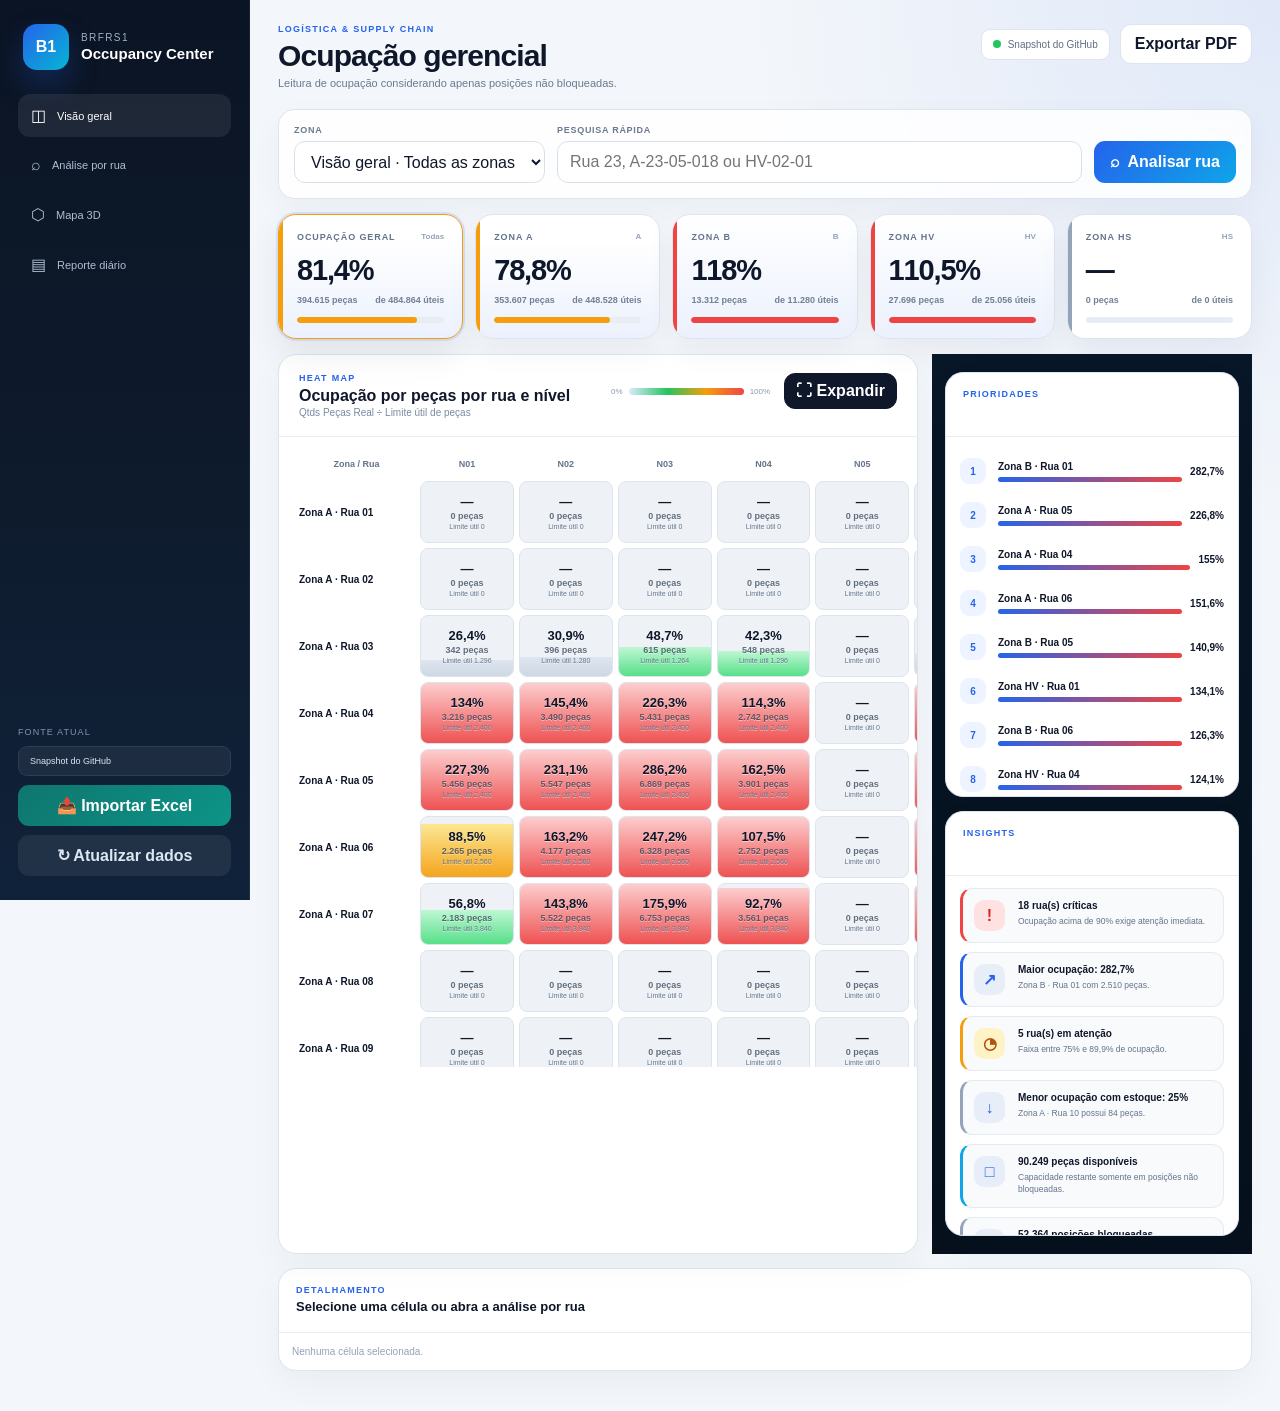
<file: heatmap.html>
<!doctype html>
<html lang="pt-BR">
<head>
  <meta charset="utf-8">
  <meta name="viewport" content="width=device-width,initial-scale=1">
  <title>BRFRS1 Occupancy Center</title>
  <link rel="stylesheet" href="css/styles.css?v=20260725-1">
  <style>#excelDialog{display:none}#excelDialog[open]{display:block}.hidden{display:none!important}</style>
</head>
<body class="modern-dashboard">
  <div id="toast" class="toast"></div>

  <aside class="modern-sidebar">
    <div class="brand-block">
      <div class="brand-mark">B1</div>
      <div>
        <span>BRFRS1</span>
        <strong>Occupancy Center</strong>
      </div>
    </div>

    <nav class="sidebar-nav">
      <button class="nav-item active" data-section="overview">
        <span>◫</span>
        Visão geral
      </button>
      <button class="nav-item" id="openRoadExplorerNav">
        <span>⌕</span>
        Análise por rua
      </button>
      <a class="nav-item" href="3d.html">
        <span>⬡</span>
        Mapa 3D
      </a>
      <a class="nav-item" href="report.html"><span>▤</span>Reporte diário</a>
    </nav>

    <div class="sidebar-status">
      <small>Fonte atual</small>
      <div id="sourceBadge" class="source-badge">Verificando...</div>
      <button id="importExcelBtn" class="sidebar-action">📤 Importar Excel</button>
      <button id="refreshBtn" class="sidebar-action ghost">↻ Atualizar dados</button>
    </div>
  </aside>

  <main class="modern-main">
    <header class="modern-topbar">
      <div>
        <span class="eyebrow">LOGÍSTICA & SUPPLY CHAIN</span>
        <h1>Ocupação gerencial</h1>
        <p>Leitura de ocupação considerando apenas posições não bloqueadas.</p>
      </div>

      <div class="topbar-actions">
        <div id="status" class="status loading"><i></i>Carregando</div>
        <button id="exportBtn" class="topbar-btn">Exportar PDF</button>
      </div>
    </header>

    <section class="filter-command">
      <div class="filter-group">
        <label for="zoneSelect">Zona</label>
        <select id="zoneSelect"></select>
      </div>
      <div class="filter-group grow">
        <label for="searchInput">Pesquisa rápida</label>
        <input id="searchInput" placeholder="Rua 23, A-23-05-018 ou HV-02-01">
      </div>
      <button id="openRoadExplorerBtn" class="road-explorer-cta">
        <span>⌕</span>
        Analisar rua
      </button>
    </section>

    <section id="kpis" class="modern-kpis"></section>

    <section class="dashboard-grid">
      <article id="heatCard" class="modern-card heat-card-modern">
        <div class="modern-card-header">
          <div>
            <span class="card-kicker">HEAT MAP</span>
            <h2>Ocupação por peças por rua e nível</h2>
            <p>Qtds Peças Real ÷ Limite útil de peças</p>
          </div>
          <div class="heat-title-actions">
            <div class="scale"><span>0%</span><i></i><span>100%</span></div>
            <button id="fullscreenBtn" class="icon-btn" type="button">⛶ Expandir</button>
          </div>
        </div>
        <div id="heatmap" class="heatmap modern-heatmap"></div>
      </article>

      <aside class="insights-column">
        <article class="modern-card compact-card">
          <div class="modern-card-header small">
            <div>
              <span class="card-kicker">PRIORIDADES</span>
              <h3>Ranking de ruas</h3>
            </div>
          </div>
          <div id="ranking" class="ranking-list"></div>
        </article>

        <article class="modern-card compact-card">
          <div class="modern-card-header small">
            <div>
              <span class="card-kicker">INSIGHTS</span>
              <h3>Leitura executiva</h3>
            </div>
          </div>
          <div id="insights" class="insight-list"></div>
        </article>
      </aside>
    </section>

    <section class="modern-card detail-card-modern">
      <div class="modern-card-header small">
        <div>
          <span class="card-kicker">DETALHAMENTO</span>
          <h3 id="detailSubtitle">Selecione uma célula ou abra a análise por rua</h3>
        </div>
      </div>
      <div id="detailGrid" class="detail-grid empty">Nenhuma célula selecionada.</div>
    </section>
  </main>

  <dialog id="roadExplorerDialog" class="road-dialog">
    <form method="dialog" class="road-dialog-shell">
      <div class="road-dialog-header">
        <div>
          <span class="road-dialog-kicker">ANÁLISE OPERACIONAL</span>
          <h2>Ocupação detalhada por rua</h2>
          <p>Visualize todas as posições, níveis, módulos e ocupação por quantidade de peças de uma rua.</p>
        </div>
        <button id="closeRoadExplorerBtn" class="dialog-close" type="button">×</button>
      </div>

      <div class="road-dialog-filters">
        <div class="filter-group">
          <label for="roadZoneSelect">Zona</label>
          <select id="roadZoneSelect"></select>
        </div>
        <div class="filter-group">
          <label for="roadSelect">Rua</label>
          <select id="roadSelect"></select>
        </div>
        <div class="filter-group grow">
          <label for="roadSearchInput">Pesquisar posição</label>
          <input id="roadSearchInput" placeholder="Ex.: 018, módulo 05 ou nível 03">
        </div>
      </div>

      <div id="roadSummaryCards" class="road-summary-cards"></div>

      <div class="road-view-switch">
        <button id="roadGridViewBtn" class="active" type="button">Grade de posições</button>
        <button id="roadTableViewBtn" type="button">Tabela detalhada</button>
      </div>

      <div id="roadPositionGrid" class="road-position-grid"></div>
      <div id="roadPositionTable" class="road-position-table hidden"></div>
    </form>
  </dialog>

  <dialog id="excelDialog" class="excel-dialog">
  <form method="dialog" class="excel-dialog-shell">
    <div class="excel-dialog-header">
      <div>
        <span class="excel-dialog-kicker">BRFRS1 OCCUPANCY CENTER</span>
        <h2>Atualizar base pelo Excel</h2>
        <p>Carregue o arquivo exportado do WMS. O processamento acontece somente no navegador.</p>
      </div>
      <button id="closeExcelDialogBtn" class="dialog-close" type="button" aria-label="Fechar">×</button>
    </div>

    <div class="excel-source-line">
      <div>
        <span>Fonte atual</span>
        <strong id="dialogSourceText">Verificando...</strong>
      </div>
      <div>
        <span>Última atualização</span>
        <strong id="dialogUpdatedAt">—</strong>
      </div>
    </div>

    <div id="dropZone" class="dialog-drop-zone">
      <input id="excelFileInput" type="file" accept=".xlsx,.xls,.xlsm,.csv" hidden>
      <div class="excel-file-icon">X</div>
      <strong>Arraste sua planilha para esta janela</strong>
      <span>ou selecione o arquivo manualmente</span>
      <button id="chooseExcelBtn" class="choose-file-btn" type="button">Selecionar arquivo</button>
      <small>Formatos aceitos: .xlsx, .xls, .xlsm e .csv</small>
    </div>

    <div id="fileSelected" class="dialog-file-selected hidden"></div>

    <div id="importProgress" class="dialog-progress hidden">
      <div class="dialog-progress-head">
        <span id="progressText">Preparando...</span>
        <strong id="progressPct">0%</strong>
      </div>
      <div class="dialog-progress-track"><i id="progressBar"></i></div>
    </div>

    <div id="importResult" class="dialog-result hidden"></div>

    <div class="excel-dialog-footer">
      <button id="clearManualBtn" class="secondary-btn" type="button">Voltar ao Google Sheets</button>
      <div class="footer-right">
        <button id="cancelExcelBtn" class="secondary-btn" type="button">Cancelar</button>
        <button id="processExcelBtn" class="primary-btn" type="button" disabled>Atualizar Dashboard</button>
      </div>
    </div>
  </form>
</dialog>

  <script src="config.js?v=20260725-1"></script>
<script src="js/api.js?v=20260725-1"></script>
<script src="js/excel-import.js?v=20260725-1"></script>
<script src="js/heatmap.js?v=20260725-1"></script>
<script src="js/import-ui.js?v=20260725-1"></script>
</body>
</html>
</file>
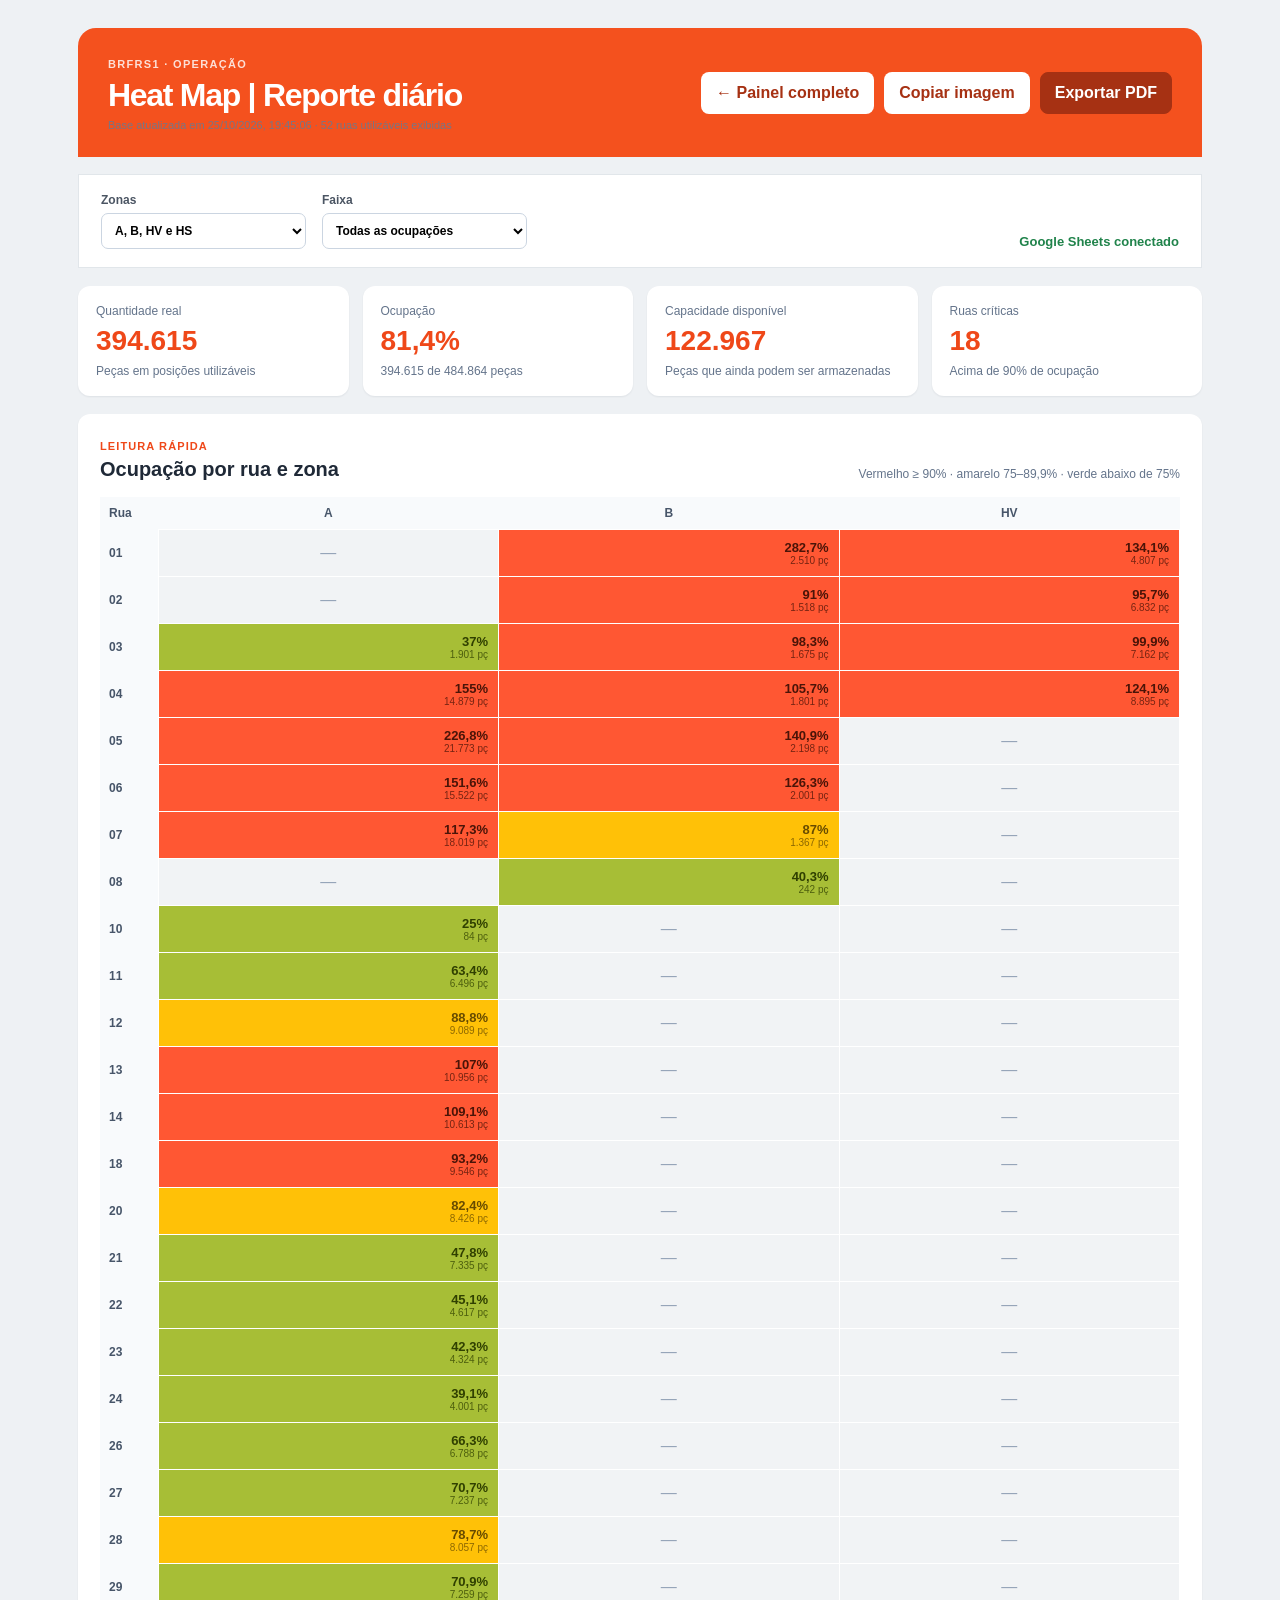
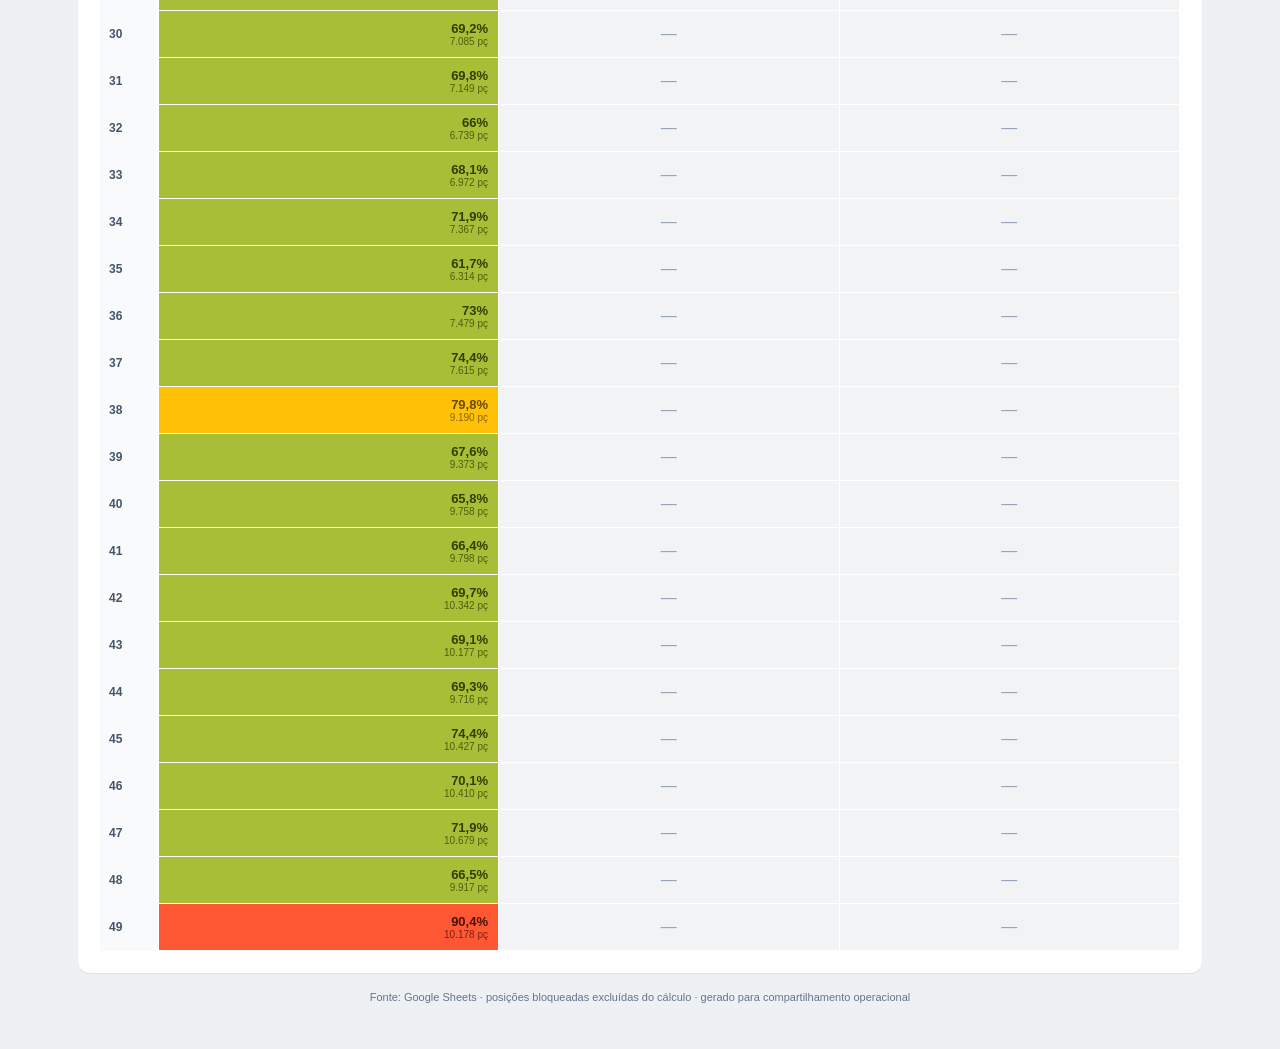
<file: report.html>
<!doctype html>
<html lang="pt-BR"><head><meta charset="utf-8"><meta name="viewport" content="width=device-width,initial-scale=1"><title>BRFRS1 - Reporte diário</title><link rel="stylesheet" href="css/styles.css?v=20260725-1"><script src="config.js?v=20260725-1"></script></head>
<body class="report-page"><main class="report-shell">
<header class="report-header"><div><span class="report-kicker">BRFRS1 · OPERAÇÃO</span><h1>Heat Map | Reporte diário</h1><p id="reportDate">Atualizando dados...</p></div><div class="report-actions"><a href="heatmap.html" class="report-back">← Painel completo</a><button id="copyImageBtn">Copiar imagem</button><button id="exportPdfBtn" class="report-primary">Exportar PDF</button></div></header>
<section class="report-toolbar"><label>Zonas <select id="zoneFilter"><option value="ALL">A, B, HV e HS</option><option value="A">Zona A</option><option value="B">Zona B</option><option value="HV">Zona HV</option><option value="HS">Zona HS</option></select></label><label>Faixa <select id="statusFilter"><option value="ALL">Todas as ocupações</option><option value="CRITICAL">Críticas (≥ 90%)</option><option value="ATTENTION">Atenção (75% a 89,9%)</option><option value="AVAILABLE">Com capacidade (&lt; 75%)</option></select></label><span id="reportStatus" class="report-status">Carregando</span></section>
<section id="reportKpis" class="report-kpis"></section><section class="report-matrix-card"><div class="report-card-head"><div><span>LEITURA RÁPIDA</span><h2>Ocupação por rua e zona</h2></div><p>Vermelho ≥ 90% · amarelo 75–89,9% · verde abaixo de 75%</p></div><div id="reportMatrix" class="report-matrix"></div></section><footer class="report-footer">Fonte: Google Sheets · posições bloqueadas excluídas do cálculo · gerado para compartilhamento operacional</footer>
</main><script src="js/api.js?v=20260725-1"></script><script src="js/report.js?v=20260726-1"></script></body></html>
</file>
<file: css/styles.css>
:root{--bg:#f3f6fa;--card:#fff;--text:#132033;--muted:#718096;--line:#dce5ee;--nav:#071727;--brand:#ee4d2d;--green:#22c55e;--amber:#f59e0b;--red:#ef4444;--shadow:0 10px 28px rgba(15,35,55,.07)}
*{box-sizing:border-box}html,body{margin:0;min-height:100%;font-family:Inter,Arial,sans-serif;background:var(--bg);color:var(--text)}button,input,select{font:inherit}
.app{display:grid;grid-template-columns:210px 1fr;min-height:100vh}aside{background:linear-gradient(180deg,var(--nav),#06111d);padding:18px 13px;color:white;display:flex;flex-direction:column;position:sticky;top:0;height:100vh}.brand{display:flex;gap:11px;align-items:center;padding:4px 4px 23px}.brand>b{width:38px;height:38px;border-radius:11px;background:var(--brand);display:grid;place-items:center;font-size:21px;box-shadow:0 8px 18px rgba(238,77,45,.35)}.brand strong,.brand small{display:block}.brand strong{font-size:14px}.brand small{font-size:9px;color:#9eb0c0;margin-top:3px}nav{display:grid;gap:8px}nav a{color:#b8c6d4;text-decoration:none;padding:12px;border-radius:9px;font-size:12px;font-weight:700}nav a.active,nav a:hover{background:var(--brand);color:white}.aside-note{margin-top:auto;border:1px solid #294158;border-radius:9px;padding:10px;font-size:9px;color:#9eb0c0;line-height:1.5}
main{padding:22px;min-width:0}header{display:flex;justify-content:space-between;align-items:flex-start;gap:20px;margin-bottom:17px}header em{font-style:normal;font-size:9px;letter-spacing:.15em;color:var(--brand);font-weight:800}h1{font-size:27px;margin:5px 0 3px;letter-spacing:-.04em}header p,.card-title p{margin:0;color:var(--muted);font-size:11px}.header-actions{display:flex;gap:9px}.status{display:flex;align-items:center;gap:7px;background:white;border:1px solid var(--line);border-radius:9px;padding:9px 11px;font-size:10px;color:#5f6f80}.status i{width:8px;height:8px;border-radius:50%;background:#94a3b8}.status.ok i{background:var(--green)}.status.error i{background:var(--red)}
button{border:1px solid var(--line);background:white;border-radius:8px;padding:9px 12px;cursor:pointer;font-weight:700;color:#334155}.primary{background:var(--brand);border-color:var(--brand);color:white}.card{background:var(--card);border:1px solid var(--line);border-radius:13px;box-shadow:var(--shadow)}
.kpis{display:grid;grid-template-columns:repeat(5,1fr);gap:11px;margin-bottom:13px}.kpi{padding:15px}.kpi small{font-size:9px;color:var(--muted);font-weight:800;text-transform:uppercase}.kpi strong{display:block;font-size:23px;margin:6px 0 3px}.kpi span{font-size:9px;color:#94a3b8}
.toolbar{display:flex;gap:11px;align-items:end;padding:13px;margin-bottom:13px}.toolbar label{display:grid;gap:5px;font-size:9px;font-weight:800;color:#64748b;text-transform:uppercase;min-width:150px}.toolbar .grow{flex:1}.toolbar select,.toolbar input{height:39px;border:1px solid var(--line);border-radius:8px;padding:0 10px;background:white;outline:none;text-transform:none}.layout{display:grid;grid-template-columns:minmax(0,1fr) 300px;gap:13px}.heat-card{min-height:470px}.card-title{padding:14px 15px;border-bottom:1px solid var(--line);display:flex;justify-content:space-between;align-items:center}.card-title h2{font-size:12px;margin:0}.scale{display:flex;align-items:center;gap:6px;font-size:8px;color:#94a3b8}.scale i{display:block;width:130px;height:8px;border-radius:99px;background:linear-gradient(90deg,#cbd5e1,#22c55e,#f59e0b,#ef4444)}
.heatmap{padding:13px;overflow:auto;max-height:630px}.heat-table{width:100%;min-width:720px;border-collapse:separate;border-spacing:5px}.heat-table th{font-size:9px;color:#64748b;background:white;padding:7px;position:sticky;top:0;z-index:3}.heat-table th:first-child{left:0;z-index:4}.heat-table td:first-child{position:sticky;left:0;background:white;z-index:2;font-weight:800;font-size:10px;white-space:nowrap}.heat-cell{min-width:67px;height:50px;text-align:center;border-radius:8px;cursor:pointer;transition:.15s;border:1px solid transparent}.heat-cell:hover{transform:translateY(-2px);box-shadow:0 8px 16px rgba(20,40,60,.14)}.heat-cell strong{display:block;font-size:12px}.heat-cell span{font-size:7px;opacity:.75}.heat-cell.idle{background:#e9eef4;color:#5e6e80}.heat-cell.healthy{background:#dcfce7;color:#167542;border-color:#86efac}.heat-cell.alert{background:#fef3c7;color:#946000;border-color:#fcd34d}.heat-cell.critical{background:#fee2e2;color:#b91c1c;border-color:#fca5a5}.heat-cell.blocked{background:#edf1f5;color:#94a3b8}
.right{display:grid;gap:13px;align-content:start}.ranking,.insights{padding:11px 13px;display:grid;gap:8px}.rank-row{display:grid;grid-template-columns:25px 1fr auto;gap:8px;align-items:center;font-size:10px}.rank-num{width:22px;height:22px;background:#f1f5f9;border-radius:7px;display:grid;place-items:center;font-weight:800}.rank-bar{height:5px;background:#e8eef5;border-radius:99px;overflow:hidden;margin-top:4px}.rank-bar i{display:block;height:100%;background:var(--brand)}.insight{font-size:10px;line-height:1.4;border-left:3px solid var(--brand);background:#f8fafc;padding:8px 9px;border-radius:0 7px 7px 0}.legend{padding:12px 14px;display:grid;grid-template-columns:1fr 1fr;gap:8px;font-size:9px;color:#64748b}.legend span{display:flex;align-items:center;gap:6px}.legend i{width:9px;height:9px;border-radius:3px}.legend .idle{background:#cbd5e1}.legend .healthy{background:#22c55e}.legend .alert{background:#f59e0b}.legend .critical{background:#ef4444}.legend .blocked{background:#94a3b8}
.detail{margin-top:13px}.detail-grid{display:grid;grid-template-columns:repeat(7,1fr);gap:8px;padding:13px}.detail-grid.empty{display:block;color:#94a3b8;font-size:10px}.metric{background:#f8fafc;border:1px solid #edf2f7;border-radius:8px;padding:9px}.metric small{display:block;font-size:8px;color:#94a3b8;text-transform:uppercase}.metric strong{display:block;font-size:13px;margin-top:4px}.metric a{color:var(--brand);text-decoration:none}
.toast{position:fixed;right:18px;bottom:18px;background:#111827;color:#fff;border-radius:8px;padding:10px 12px;font-size:10px;opacity:0;transform:translateY(8px);transition:.2s}.toast.show{opacity:1;transform:none}.viewer{height:calc(100vh - 180px);min-height:520px;position:relative;overflow:hidden}.viewer #viewer{width:100%;height:100%;background:#eaf1f7}.viewer-info,.viewer-help{position:absolute;border-radius:8px;font-size:10px}.viewer-info{top:13px;left:13px;background:rgba(7,23,39,.88);color:white;padding:9px 11px}.viewer-help{right:13px;bottom:13px;background:rgba(255,255,255,.9);color:#64748b;padding:7px 9px}
@media(max-width:1050px){.kpis{grid-template-columns:repeat(3,1fr)}.layout{grid-template-columns:1fr}.right{grid-template-columns:repeat(3,1fr)}}@media(max-width:720px){.app{grid-template-columns:70px 1fr}aside{padding:12px 8px}.brand div,nav span,.aside-note{display:none}.brand{justify-content:center}nav a{text-align:center;font-size:18px}main{padding:14px 10px}.kpis{grid-template-columns:repeat(2,1fr)}.toolbar{flex-wrap:wrap}.toolbar label,.toolbar .grow{min-width:100%}.right{grid-template-columns:1fr}.detail-grid{grid-template-columns:repeat(2,1fr)}}@media print{aside,.toolbar,.header-actions,.right{display:none!important}.app{display:block}main{padding:0}.layout{display:block}.card{box-shadow:none}.heatmap{max-height:none;overflow:visible}}

.excel-btn{background:#0f766e;color:#fff;border-color:#0f766e}.source-badge{background:#fff;border:1px solid var(--line);border-radius:9px;padding:9px 11px;font-size:9px;color:#64748b;max-width:250px;white-space:nowrap;overflow:hidden;text-overflow:ellipsis}.source-badge.excel{border-color:#5eead4;background:#f0fdfa;color:#0f766e}.source-badge.sheets{border-color:#86efac;background:#f0fdf4;color:#167542}
.modal{position:fixed;inset:0;display:none;z-index:1000}.modal.open{display:grid;place-items:center}.modal-backdrop{position:absolute;inset:0;background:rgba(3,12,22,.72);backdrop-filter:blur(5px)}.modal-panel{position:relative;width:min(520px,calc(100vw - 28px));background:#fff;border-radius:18px;padding:26px;box-shadow:0 30px 80px rgba(0,0,0,.3);z-index:1}.modal-close{position:absolute;right:14px;top:12px;border:0;background:transparent;font-size:25px;color:#64748b;padding:4px 8px}.upload-icon{width:48px;height:48px;border-radius:14px;background:#ecfeff;display:grid;place-items:center;font-size:23px}.modal-panel h2{font-size:20px;margin:14px 0 7px}.modal-panel>p{font-size:11px;color:#64748b;line-height:1.6;margin:0 0 16px}.drop-zone{border:2px dashed #b9c8d8;border-radius:13px;padding:24px;text-align:center;display:grid;gap:7px;background:#f8fafc;transition:.15s}.drop-zone.drag{border-color:#0f766e;background:#f0fdfa;transform:scale(1.01)}.drop-zone strong{font-size:13px}.drop-zone span,.drop-zone small{font-size:9px;color:#94a3b8}.drop-zone button{justify-self:center}.file-selected{display:flex;justify-content:space-between;gap:12px;background:#f1f5f9;border-radius:9px;padding:10px 12px;margin-top:11px;font-size:10px}.file-selected span{color:#64748b}.hidden{display:none!important}.import-progress{margin-top:14px}.progress-head{display:flex;justify-content:space-between;font-size:10px;color:#64748b;margin-bottom:7px}.progress-track{height:8px;border-radius:99px;background:#e8eef5;overflow:hidden}.progress-track i{display:block;height:100%;width:0;background:linear-gradient(90deg,#0f766e,#22c55e);transition:width .18s}.import-result{margin-top:13px;padding:10px 12px;border-radius:9px;font-size:10px;line-height:1.5}.import-result.success{background:#f0fdf4;color:#166534;border:1px solid #bbf7d0}.import-result.error{background:#fef2f2;color:#991b1b;border:1px solid #fecaca}.modal-actions{display:flex;justify-content:space-between;gap:10px;margin-top:17px}.danger-soft{background:#fff7ed;color:#c2410c;border-color:#fed7aa}
@media(max-width:720px){.source-badge{max-width:160px}.modal-actions{flex-direction:column-reverse}.modal-actions button{width:100%}}


/* Janela central de importação do Excel */
body.dialog-open{overflow:hidden}
.excel-dialog{
  width:min(720px,calc(100vw - 32px));
  max-height:calc(100vh - 48px);
  margin:auto;
  padding:0;
  border:0;
  border-radius:22px;
  background:#fff;
  color:#0f172a;
  box-shadow:0 35px 120px rgba(2,8,23,.38);
  overflow:auto;
}
.excel-dialog::backdrop{
  background:rgba(2,8,23,.68);
  backdrop-filter:blur(7px);
}
.excel-dialog[open]{
  animation:excelDialogIn .2s ease-out;
}
@keyframes excelDialogIn{
  from{opacity:0;transform:translateY(18px) scale(.98)}
  to{opacity:1;transform:translateY(0) scale(1)}
}
.excel-dialog-shell{margin:0;padding:0}
.excel-dialog-header{
  display:flex;
  justify-content:space-between;
  gap:20px;
  padding:26px 28px 22px;
  border-bottom:1px solid #e2e8f0;
  background:linear-gradient(135deg,#f8fafc 0%,#eff6ff 100%);
}
.excel-dialog-kicker{
  display:block;
  margin-bottom:7px;
  font-size:9px;
  font-weight:800;
  letter-spacing:.14em;
  color:#2563eb;
}
.excel-dialog-header h2{
  margin:0 0 7px;
  font-size:24px;
  line-height:1.1;
}
.excel-dialog-header p{
  max-width:520px;
  margin:0;
  color:#64748b;
  font-size:11px;
  line-height:1.6;
}
.dialog-close{
  flex:0 0 auto;
  width:38px;
  height:38px;
  border:1px solid #dbe4ee;
  border-radius:11px;
  background:#fff;
  color:#64748b;
  font-size:24px;
  line-height:1;
  cursor:pointer;
}
.excel-source-line{
  display:grid;
  grid-template-columns:1fr 1fr;
  gap:14px;
  padding:18px 28px 0;
}
.excel-source-line>div{
  display:grid;
  gap:4px;
  padding:12px 14px;
  border:1px solid #e2e8f0;
  border-radius:12px;
  background:#f8fafc;
}
.excel-source-line span{
  font-size:9px;
  text-transform:uppercase;
  letter-spacing:.08em;
  color:#94a3b8;
}
.excel-source-line strong{
  font-size:11px;
  color:#0f172a;
  white-space:nowrap;
  overflow:hidden;
  text-overflow:ellipsis;
}
.dialog-drop-zone{
  margin:18px 28px 0;
  padding:30px 24px;
  border:2px dashed #cbd5e1;
  border-radius:17px;
  background:#f8fafc;
  text-align:center;
  display:grid;
  justify-items:center;
  gap:8px;
  transition:.18s ease;
}
.dialog-drop-zone.dragging{
  border-color:#2563eb;
  background:#eff6ff;
  transform:scale(1.01);
}
.excel-file-icon,.mini-excel-icon{
  display:grid;
  place-items:center;
  background:#107c41;
  color:#fff;
  font-weight:900;
  box-shadow:0 8px 20px rgba(16,124,65,.2);
}
.excel-file-icon{
  width:54px;
  height:54px;
  border-radius:15px;
  font-size:24px;
  margin-bottom:5px;
}
.mini-excel-icon{
  width:38px;
  height:38px;
  border-radius:10px;
  font-size:16px;
}
.dialog-drop-zone strong{font-size:14px}
.dialog-drop-zone>span{font-size:11px;color:#64748b}
.dialog-drop-zone small{font-size:9px;color:#94a3b8}
.choose-file-btn{
  margin-top:5px;
  padding:10px 17px;
  border:0;
  border-radius:10px;
  background:#0f172a;
  color:#fff;
  font-weight:700;
  cursor:pointer;
}
.dialog-file-selected{
  margin:14px 28px 0;
  padding:11px 13px;
  border:1px solid #bbf7d0;
  border-radius:12px;
  background:#f0fdf4;
  display:flex;
  align-items:center;
  justify-content:space-between;
  gap:14px;
}
.selected-file-main{
  min-width:0;
  display:flex;
  align-items:center;
  gap:11px;
}
.selected-file-main>div:last-child{
  min-width:0;
  display:grid;
  gap:3px;
}
.selected-file-main strong{
  font-size:11px;
  white-space:nowrap;
  overflow:hidden;
  text-overflow:ellipsis;
}
.selected-file-main span,.file-ready{
  font-size:9px;
  color:#15803d;
}
.dialog-progress{
  margin:15px 28px 0;
}
.dialog-progress-head{
  display:flex;
  justify-content:space-between;
  margin-bottom:7px;
  color:#64748b;
  font-size:10px;
}
.dialog-progress-track{
  height:9px;
  border-radius:999px;
  overflow:hidden;
  background:#e2e8f0;
}
.dialog-progress-track i{
  display:block;
  width:0;
  height:100%;
  border-radius:inherit;
  background:linear-gradient(90deg,#2563eb,#22c55e);
  transition:width .18s ease;
}
.dialog-result{
  margin:15px 28px 0;
  padding:12px 14px;
  border-radius:12px;
  font-size:10px;
  line-height:1.55;
}
.dialog-result.success{
  border:1px solid #bbf7d0;
  background:#f0fdf4;
  color:#166534;
}
.dialog-result.error{
  border:1px solid #fecaca;
  background:#fef2f2;
  color:#991b1b;
}
.excel-dialog-footer{
  display:flex;
  align-items:center;
  justify-content:space-between;
  gap:12px;
  margin-top:22px;
  padding:18px 28px 24px;
  border-top:1px solid #e2e8f0;
}
.footer-right{display:flex;gap:9px}
.primary-btn,.secondary-btn{
  min-height:39px;
  padding:0 16px;
  border-radius:10px;
  font-weight:700;
  cursor:pointer;
}
.primary-btn{
  border:0;
  background:#2563eb;
  color:#fff;
}
.secondary-btn{
  border:1px solid #cbd5e1;
  background:#fff;
  color:#334155;
}
.primary-btn:disabled,.secondary-btn:disabled,.dialog-close:disabled,.choose-file-btn:disabled{
  opacity:.55;
  cursor:not-allowed;
}
@media(max-width:620px){
  .excel-dialog{width:calc(100vw - 18px);max-height:calc(100vh - 18px);border-radius:16px}
  .excel-dialog-header,.excel-dialog-footer{padding-left:18px;padding-right:18px}
  .excel-source-line{grid-template-columns:1fr;padding-left:18px;padding-right:18px}
  .dialog-drop-zone,.dialog-file-selected,.dialog-progress,.dialog-result{margin-left:18px;margin-right:18px}
  .excel-dialog-footer{align-items:stretch;flex-direction:column}
  .footer-right{display:grid;grid-template-columns:1fr 1fr}
  .excel-dialog-footer>button{width:100%}
}

.heat-title-actions{display:flex;align-items:center;gap:14px}
.fullscreen-btn{background:#0f172a;color:#fff;border-color:#0f172a;padding:8px 12px}
#heatCard:fullscreen,#heatCard.fullscreen-fallback{
  background:#f8fafc;
  padding:18px;
  width:100vw;
  height:100vh;
  max-width:none;
  border-radius:0;
  overflow:auto;
  z-index:999;
}
#heatCard.fullscreen-fallback{
  position:fixed;
  inset:0;
}
#heatCard:fullscreen .heatmap,#heatCard.fullscreen-fallback .heatmap{
  min-height:calc(100vh - 100px);
}
#heatCard:fullscreen .heat-table,#heatCard.fullscreen-fallback .heat-table{
  font-size:12px;
}
@media(max-width:720px){
  .heat-title-actions{align-items:flex-end;flex-direction:column-reverse;gap:7px}
  .fullscreen-btn{font-size:9px}
}


/* ===== Layout moderno ===== */
:root{
  --navy:#0b1424;
  --navy-2:#142238;
  --surface:#ffffff;
  --surface-soft:#f6f8fb;
  --surface-muted:#eef2f7;
  --text:#0f172a;
  --muted:#6b7a90;
  --line:#dce4ee;
  --accent:#2563eb;
  --accent-2:#0ea5e9;
  --success:#16a34a;
  --warning:#f59e0b;
  --danger:#ef4444;
}
*{box-sizing:border-box}
body.modern-dashboard{
  margin:0;
  min-height:100vh;
  display:grid;
  grid-template-columns:250px minmax(0,1fr);
  background:
    radial-gradient(circle at top right,rgba(37,99,235,.09),transparent 28%),
    #f3f6fa;
  color:var(--text);
}
.modern-sidebar{
  position:sticky;
  top:0;
  height:100vh;
  padding:24px 18px;
  display:flex;
  flex-direction:column;
  background:linear-gradient(180deg,var(--navy),#0e1b2d 55%,#10223a);
  color:#fff;
  border-right:1px solid rgba(255,255,255,.06);
}
.brand-block{display:flex;align-items:center;gap:12px;padding:0 5px 24px}
.brand-mark{
  width:46px;height:46px;border-radius:14px;
  display:grid;place-items:center;
  background:linear-gradient(135deg,#2563eb,#06b6d4);
  font-weight:900;box-shadow:0 14px 30px rgba(37,99,235,.25)
}
.brand-block div:last-child{display:grid;gap:2px}
.brand-block span{font-size:10px;letter-spacing:.14em;color:#9fb0c7}
.brand-block strong{font-size:15px}
.sidebar-nav{display:grid;gap:7px}
.nav-item{
  width:100%;display:flex;align-items:center;gap:11px;
  padding:12px 13px;border:0;border-radius:12px;
  background:transparent;color:#aebed2;text-decoration:none;
  font:inherit;font-size:11px;text-align:left;cursor:pointer
}
.nav-item span{font-size:16px}
.nav-item:hover,.nav-item.active{background:rgba(255,255,255,.08);color:#fff}
.sidebar-status{margin-top:auto;display:grid;gap:9px}
.sidebar-status small{font-size:9px;text-transform:uppercase;letter-spacing:.12em;color:#8294ac}
.sidebar-status .source-badge{
  max-width:none;background:rgba(255,255,255,.06);border-color:rgba(255,255,255,.08);color:#dce7f4
}
.sidebar-action{
  width:100%;padding:11px 12px;border:0;border-radius:11px;
  background:linear-gradient(135deg,#0f766e,#0d9488);color:#fff;font-weight:700;cursor:pointer
}
.sidebar-action.ghost{background:rgba(255,255,255,.07);color:#dce7f4}
.modern-main{min-width:0;padding:24px 28px 40px}
.modern-topbar{display:flex;justify-content:space-between;align-items:flex-start;gap:20px;margin-bottom:20px}
.eyebrow,.card-kicker{display:block;font-size:9px;font-weight:800;letter-spacing:.14em;color:#2563eb}
.modern-topbar h1{margin:5px 0 4px;font-size:30px;letter-spacing:-.03em}
.modern-topbar p{margin:0;color:var(--muted);font-size:11px}
.topbar-actions{display:flex;align-items:center;gap:10px}
.topbar-btn,.road-explorer-cta,.icon-btn{
  border:1px solid var(--line);border-radius:11px;background:#fff;color:var(--text);font-weight:700;cursor:pointer
}
.topbar-btn{padding:10px 14px}
.filter-command{
  display:flex;align-items:end;gap:12px;padding:15px;
  background:rgba(255,255,255,.85);border:1px solid var(--line);border-radius:16px;
  box-shadow:0 10px 30px rgba(15,23,42,.04);backdrop-filter:blur(8px);margin-bottom:15px
}
.filter-group{display:grid;gap:6px;min-width:170px}
.filter-group.grow{flex:1}
.filter-group label{font-size:9px;text-transform:uppercase;letter-spacing:.08em;color:#6b7a90;font-weight:700}
.filter-group select,.filter-group input{
  width:100%;height:42px;border:1px solid #d8e1eb;border-radius:11px;padding:0 12px;background:#fff;color:#0f172a
}
.road-explorer-cta{
  height:42px;padding:0 16px;display:flex;align-items:center;gap:8px;
  background:linear-gradient(135deg,#2563eb,#0ea5e9);border:0;color:#fff
}
.modern-kpis{display:grid;grid-template-columns:repeat(5,minmax(0,1fr));gap:12px;margin-bottom:15px}
.modern-kpis .kpi{
  position:relative;overflow:hidden;padding:17px;border:1px solid var(--line);border-radius:16px;
  background:linear-gradient(145deg,#fff,#f8fafc);box-shadow:0 10px 30px rgba(15,23,42,.045)
}
.modern-kpis .kpi:before{
  content:"";position:absolute;inset:0 auto 0 0;width:3px;background:linear-gradient(#2563eb,#06b6d4)
}
.modern-kpis .kpi small{display:block;margin-bottom:9px;color:#6b7a90;font-size:9px;text-transform:uppercase;letter-spacing:.08em}
.modern-kpis .kpi strong{display:block;font-size:24px;letter-spacing:-.03em}
.modern-kpis .kpi span{display:block;margin-top:6px;color:#94a3b8;font-size:9px}
.dashboard-grid{display:grid;grid-template-columns:minmax(0,1fr) 320px;gap:14px}
.modern-card{
  border:1px solid var(--line);border-radius:18px;background:#fff;
  box-shadow:0 12px 34px rgba(15,23,42,.045);overflow:hidden
}
.modern-card-header{
  display:flex;justify-content:space-between;align-items:flex-start;gap:16px;
  padding:18px 20px;border-bottom:1px solid #e7edf4
}
.modern-card-header.small{padding:16px 17px}
.modern-card-header h2,.modern-card-header h3{margin:4px 0 2px}
.modern-card-header h2{font-size:16px}.modern-card-header h3{font-size:13px}
.modern-card-header p{margin:0;color:#7a8aa1;font-size:10px}
.heat-card-modern{min-height:580px}
.modern-heatmap{padding:10px 14px 18px;overflow:auto}
.insights-column{display:grid;align-content:start;gap:14px}
.compact-card{min-height:0}
.ranking-list,.insight-list{padding:12px 14px 15px}
.rank-row{grid-template-columns:30px 1fr auto!important;padding:9px 0!important}
.rank-num{width:26px;height:26px;border-radius:9px;display:grid;place-items:center;background:#eef4ff;color:#2563eb;font-weight:800}
.rank-bar{height:5px;margin-top:5px;background:#e9eef5;border-radius:99px;overflow:hidden}
.rank-bar i{display:block;height:100%;background:linear-gradient(90deg,#2563eb,#ef4444)}
.insight{border-left:3px solid #2563eb!important;background:#f8fafc!important;border-radius:0 9px 9px 0!important}
.detail-card-modern{margin-top:14px}
.scale{display:flex;align-items:center;gap:6px;font-size:8px;color:#8a99ad}
.scale i{display:block;width:115px;height:7px;border-radius:99px;background:linear-gradient(90deg,#dbeafe,#22c55e,#f59e0b,#ef4444)}
.icon-btn{padding:8px 11px;background:#0f172a;color:#fff;border-color:#0f172a}

/* ===== Janela de análise por rua ===== */
.road-dialog{
  width:min(1180px,calc(100vw - 30px));max-height:calc(100vh - 30px);
  padding:0;border:0;border-radius:22px;background:#f6f8fb;overflow:auto;
  box-shadow:0 40px 120px rgba(2,8,23,.4)
}
.road-dialog::backdrop{background:rgba(2,8,23,.72);backdrop-filter:blur(8px)}
.road-dialog[open]{animation:excelDialogIn .2s ease-out}
.road-dialog-shell{margin:0}
.road-dialog-header{
  display:flex;justify-content:space-between;gap:20px;
  padding:23px 26px;background:linear-gradient(135deg,#0f172a,#193154);color:#fff
}
.road-dialog-kicker{font-size:9px;font-weight:800;letter-spacing:.15em;color:#72d8ff}
.road-dialog-header h2{margin:5px 0 6px;font-size:24px}
.road-dialog-header p{margin:0;color:#b6c4d6;font-size:10px}
.road-dialog-header .dialog-close{background:rgba(255,255,255,.08);border-color:rgba(255,255,255,.12);color:#fff}
.road-dialog-filters{
  display:flex;gap:12px;align-items:end;padding:18px 22px 12px;background:#fff;border-bottom:1px solid var(--line)
}
.road-summary-cards{display:grid;grid-template-columns:repeat(5,minmax(0,1fr));gap:10px;padding:14px 22px}
.road-summary-card{
  padding:14px;border:1px solid var(--line);border-radius:14px;background:#fff
}
.road-summary-card span{display:block;font-size:9px;text-transform:uppercase;letter-spacing:.08em;color:#7d8ba0}
.road-summary-card strong{display:block;margin-top:7px;font-size:18px}
.road-view-switch{display:flex;gap:7px;padding:0 22px 12px}
.road-view-switch button{
  padding:9px 12px;border:1px solid var(--line);border-radius:10px;background:#fff;color:#526177;font-weight:700;cursor:pointer
}
.road-view-switch button.active{background:#0f172a;color:#fff;border-color:#0f172a}
.road-position-grid{padding:0 22px 24px;display:grid;gap:12px}
.position-group{border:1px solid var(--line);border-radius:15px;background:#fff;overflow:hidden}
.position-group-header{display:flex;justify-content:space-between;padding:11px 13px;background:#f8fafc;border-bottom:1px solid var(--line);font-size:10px}
.position-group-header span{color:#8a99ad}
.position-cards{display:grid;grid-template-columns:repeat(auto-fill,minmax(58px,1fr));gap:7px;padding:10px}
.position-card{
  min-height:52px;border:1px solid transparent;border-radius:10px;display:grid;place-items:center;gap:2px;cursor:pointer
}
.position-card strong{font-size:10px}.position-card span{font-size:8px}
.position-card.critical{background:#fee2e2;border-color:#fecaca;color:#b91c1c}
.position-card.alert{background:#fef3c7;border-color:#fde68a;color:#a16207}
.position-card.healthy{background:#dcfce7;border-color:#bbf7d0;color:#15803d}
.position-card.idle{background:#e8eef5;border-color:#dce4ee;color:#526177}
.position-card.blocked{background:#edf1f5;color:#94a3b8}
.road-position-table{padding:0 22px 24px;overflow:auto}
.road-position-table table{width:100%;border-collapse:collapse;background:#fff;border-radius:14px;overflow:hidden}
.road-position-table th,.road-position-table td{padding:10px 11px;border-bottom:1px solid #edf1f5;text-align:left;font-size:9px}
.road-position-table th{background:#f8fafc;color:#718096;text-transform:uppercase;letter-spacing:.07em}
.table-status{display:inline-flex;padding:5px 8px;border-radius:99px;font-weight:700}
.table-status.critical{background:#fee2e2;color:#b91c1c}
.table-status.alert{background:#fef3c7;color:#a16207}
.table-status.healthy{background:#dcfce7;color:#15803d}
.table-status.idle{background:#e8eef5;color:#526177}
.road-empty{padding:30px;text-align:center;color:#8290a4;background:#fff;border:1px dashed #cbd5e1;border-radius:14px}

@media(max-width:1100px){
  body.modern-dashboard{grid-template-columns:210px minmax(0,1fr)}
  .modern-kpis{grid-template-columns:repeat(3,minmax(0,1fr))}
  .dashboard-grid{grid-template-columns:1fr}
  .insights-column{grid-template-columns:1fr 1fr}
}
@media(max-width:760px){
  body.modern-dashboard{display:block}
  .modern-sidebar{position:relative;width:100%;height:auto}
  .sidebar-nav{grid-template-columns:repeat(3,1fr)}
  .modern-main{padding:18px}
  .modern-topbar,.filter-command,.road-dialog-filters{flex-direction:column;align-items:stretch}
  .modern-kpis,.road-summary-cards{grid-template-columns:1fr 1fr}
  .insights-column{grid-template-columns:1fr}
}

.ranking-list .rank-row strong,
.ranking-list .rank-row b{color:#0f172a!important}
.ranking-list .rank-row>div:nth-child(2){min-width:0}
.ranking-list .rank-row strong{
  display:block;white-space:nowrap;overflow:hidden;text-overflow:ellipsis
}
.table-status.blocked{background:#e2e8f0;color:#64748b}
.position-card.blocked{background:#e2e8f0;border-color:#cbd5e1;color:#64748b}

.modern-kpis{grid-template-columns:repeat(5,minmax(0,1fr))}
.percent-kpi{--kpi-color:#2563eb;--kpi-fill:0%;position:relative;min-height:125px;overflow:hidden;padding:17px 18px 15px;border:1px solid #dce4ee;border-radius:18px;background:#fff;text-align:left;color:#0f172a;cursor:pointer;box-shadow:0 12px 32px rgba(15,23,42,.05);transition:.18s}
.percent-kpi:before{content:"";position:absolute;left:0;right:0;bottom:0;height:var(--kpi-fill);background:linear-gradient(180deg,transparent,rgba(37,99,235,.09));transition:height .35s;pointer-events:none}
.percent-kpi:after{content:"";position:absolute;inset:0 auto 0 0;width:4px;background:var(--kpi-color)}
.percent-kpi:hover{transform:translateY(-2px);box-shadow:0 18px 38px rgba(15,23,42,.09)}
.percent-kpi.active{border-color:var(--kpi-color);box-shadow:0 0 0 2px rgba(37,99,235,.12),0 15px 34px rgba(15,23,42,.08)}
.percent-kpi.critical{--kpi-color:#ef4444}.percent-kpi.alert{--kpi-color:#f59e0b}.percent-kpi.healthy{--kpi-color:#22c55e}.percent-kpi.idle,.percent-kpi.blocked{--kpi-color:#94a3b8}
.percent-kpi-top{position:relative;z-index:2;display:flex;justify-content:space-between;gap:10px}
.percent-kpi-top span{font-size:9px;text-transform:uppercase;letter-spacing:.1em;font-weight:800;color:#64748b}.percent-kpi-top small{font-size:8px;color:#94a3b8}
.percent-kpi>strong{position:relative;z-index:2;display:block;margin-top:12px;font-size:29px;letter-spacing:-.04em}
.percent-kpi-meta{position:relative;z-index:2;display:flex;justify-content:space-between;gap:10px;margin-top:8px;font-size:9px;color:#718096}
.percent-kpi-track{position:relative;z-index:2;height:6px;margin-top:12px;overflow:hidden;border-radius:99px;background:#e8edf3}.percent-kpi-track i{display:block;width:var(--kpi-fill);height:100%;border-radius:inherit;background:var(--kpi-color)}
.heat-cell.heat-fill{position:relative;overflow:hidden;isolation:isolate;min-height:68px;background:#eef2f6!important;border-color:#dce4ee!important;color:#334155!important}
.heat-cell.heat-fill:before{content:"";position:absolute;left:0;right:0;bottom:0;height:var(--heat-fill);z-index:-1;opacity:.92;transition:height .4s}
.heat-cell.heat-fill.idle:before,.heat-cell.heat-fill.blocked:before{background:linear-gradient(180deg,#dce5ef,#cbd5e1)}
.heat-cell.heat-fill.healthy:before{background:linear-gradient(180deg,#bbf7d0,#4ade80)}
.heat-cell.heat-fill.alert:before{background:linear-gradient(180deg,#fde68a,#f59e0b)}
.heat-cell.heat-fill.critical:before{background:linear-gradient(180deg,#fecaca,#ef4444)}
.heat-cell-content{position:relative;z-index:2;min-height:58px;display:flex;flex-direction:column;align-items:center;justify-content:center;gap:2px;text-shadow:0 1px 0 rgba(255,255,255,.55)}
.heat-cell-content strong{font-size:13px!important;color:#0f172a!important}.heat-cell-content span{font-size:9px!important;font-weight:800;color:#334155!important}.heat-cell-content small{font-size:7px;color:#64748b}
.insight-list{display:grid;gap:9px}.insight-modern{display:grid;grid-template-columns:34px 1fr;align-items:start;gap:10px;padding:11px;border:1px solid #e5eaf1;border-radius:12px;background:#f8fafc;color:#0f172a}
.insight-modern .insight-icon{width:31px;height:31px;display:grid;place-items:center;border-radius:10px;background:#e8eef8;color:#2563eb;font-weight:900}
.insight-modern strong{display:block;margin-bottom:4px;font-size:10px;color:#0f172a!important}.insight-modern span{display:block;font-size:8.5px;line-height:1.45;color:#64748b!important}
.insight-modern.danger{border-left:3px solid #ef4444}.insight-modern.danger .insight-icon{background:#fee2e2;color:#dc2626}
.insight-modern.warning{border-left:3px solid #f59e0b}.insight-modern.warning .insight-icon{background:#fef3c7;color:#b45309}
.insight-modern.success{border-left:3px solid #22c55e}.insight-modern.success .insight-icon{background:#dcfce7;color:#15803d}
.insight-modern.primary{border-left:3px solid #2563eb}.insight-modern.info{border-left:3px solid #0ea5e9}.insight-modern.neutral{border-left:3px solid #94a3b8}
@media(max-width:1100px){.modern-kpis{grid-template-columns:repeat(3,minmax(0,1fr))}}@media(max-width:760px){.modern-kpis{grid-template-columns:1fr 1fr}}


/* ===== Análise detalhada por rua — estilo operacional ===== */
.road-dialog{
  width:min(1180px,calc(100vw - 20px));
  max-height:calc(100vh - 20px);
  border-radius:0;
  background:#f4f7fb;
}
.road-dialog-shell{min-height:100%}
.road-dialog-header{
  position:sticky;
  top:0;
  z-index:20;
  padding:20px 26px;
  background:linear-gradient(135deg,#10213a,#1a3559);
  box-shadow:0 8px 22px rgba(15,23,42,.14);
}
.road-dialog-header h2{
  font-size:25px;
  letter-spacing:-.03em;
}
.road-dialog-header p{font-size:10px}
.road-dialog-filters{
  position:sticky;
  top:103px;
  z-index:18;
  padding:14px 18px;
  background:#fff;
  box-shadow:0 6px 18px rgba(15,23,42,.05);
}
.road-summary-cards{
  grid-template-columns:repeat(5,minmax(0,1fr));
  padding:15px 18px 13px;
}
.road-summary-card{
  position:relative;
  min-height:70px;
  overflow:hidden;
  padding:14px;
  border-radius:14px;
  background:linear-gradient(145deg,#fff,#f8fafc);
  box-shadow:0 8px 20px rgba(15,23,42,.035);
}
.road-summary-card:before{
  content:"";
  position:absolute;
  inset:0 auto 0 0;
  width:3px;
  background:#2563eb;
}
.road-summary-card.percent:before{background:#2563eb}
.road-summary-card.pieces:before{background:#0ea5e9}
.road-summary-card.limit:before{background:#6366f1}
.road-summary-card.available:before{background:#22c55e}
.road-summary-card.positions:before{background:#64748b}
.road-summary-card span{
  position:relative;
  z-index:2;
  font-size:9px;
}
.road-summary-card strong{
  position:relative;
  z-index:2;
  margin-top:8px;
  font-size:20px;
}
.road-summary-card i{
  position:absolute;
  width:70px;
  height:70px;
  right:-20px;
  bottom:-28px;
  border-radius:50%;
  background:rgba(37,99,235,.06);
}
.road-view-switch{
  position:sticky;
  top:174px;
  z-index:17;
  padding:0 18px 12px;
  background:#f4f7fb;
}
.road-view-switch button{
  min-width:150px;
  min-height:40px;
  font-size:11px;
}
.road-position-grid{
  padding:0 18px 28px;
}
.position-group.operational-style{
  border-radius:14px;
  box-shadow:0 8px 24px rgba(15,23,42,.04);
}
.position-group.operational-style .position-group-header{
  align-items:center;
  padding:11px 13px;
}
.position-group.operational-style .position-group-header>div{
  display:grid;
  gap:3px;
}
.position-group.operational-style .position-group-header strong{
  font-size:11px;
}
.position-group.operational-style .position-group-header small{
  font-size:8px;
  color:#8190a5;
}
.position-group.operational-style .position-cards{
  grid-template-columns:repeat(auto-fill,minmax(58px,1fr));
  gap:7px;
  padding:10px;
}
.position-card.operational-position{
  --position-fill:0%;
  position:relative;
  isolation:isolate;
  min-height:54px;
  overflow:hidden;
  border:1px solid #cbd5e1;
  border-radius:10px;
  background:#e8eef5;
  color:#334155;
}
.position-card.operational-position:before{
  content:"";
  position:absolute;
  left:0;
  right:0;
  bottom:0;
  height:var(--position-fill);
  z-index:-1;
  transition:height .3s ease;
}
.position-card.operational-position.idle:before{background:#cbd5e1}
.position-card.operational-position.healthy:before{background:linear-gradient(180deg,#bbf7d0,#4ade80)}
.position-card.operational-position.alert:before{background:linear-gradient(180deg,#fde68a,#f59e0b)}
.position-card.operational-position.critical:before{background:linear-gradient(180deg,#fecaca,#ef4444)}
.position-card.operational-position.blocked:before{height:100%;background:#dbe2ea}
.position-card.operational-position:hover{
  transform:translateY(-2px);
  box-shadow:0 8px 16px rgba(15,23,42,.1);
}
.position-card.operational-position strong{
  font-size:10px;
  color:#334155;
}
.position-card.operational-position span{
  font-size:8px;
  font-weight:800;
  color:#475569;
}
.position-card.operational-position small{
  font-size:7px;
  color:#64748b;
}
.road-position-table{
  padding:0 18px 28px;
}
.road-position-table table{
  border-radius:14px;
  box-shadow:0 8px 24px rgba(15,23,42,.04);
}
.road-position-table tbody tr:hover{
  background:#f8fafc;
}
@media(max-width:760px){
  .road-summary-cards{grid-template-columns:1fr 1fr}
  .road-dialog-filters{position:relative;top:auto}
  .road-view-switch{position:relative;top:auto}
}

/* Reporte diário: compacto para PDF, captura e grupos operacionais. */
.report-page{margin:0;background:#eef1f4;color:#1f2937;font-family:Inter,Arial,sans-serif}.report-shell{max-width:1180px;margin:0 auto;padding:28px}.report-header{display:flex;justify-content:space-between;gap:24px;align-items:center;background:#f4511e;color:#fff;padding:26px 30px;border-radius:18px 18px 0 0}.report-kicker{font-size:11px;letter-spacing:.12em;font-weight:800;opacity:.82}.report-header h1{margin:5px 0;font-size:32px}.report-header p{margin:0;opacity:.9}.report-actions{display:flex;gap:10px;align-items:center}.report-actions button,.report-back{border:1px solid rgba(255,255,255,.5);background:#fff;color:#a63113;padding:11px 14px;border-radius:8px;font:inherit;font-weight:700;text-decoration:none;cursor:pointer}.report-actions .report-primary{background:#a63113;color:#fff;border-color:#a63113}.report-toolbar{display:flex;gap:16px;align-items:end;background:#fff;padding:18px 22px;border:1px solid #e1e6ea}.report-toolbar label{display:grid;gap:6px;font-size:12px;font-weight:800;color:#4b5563}.report-toolbar select{min-width:205px;padding:9px;border:1px solid #cbd5e1;border-radius:7px;background:#fff;font:inherit}.report-status{margin-left:auto;color:#20834b;font-weight:700;font-size:13px}.report-kpis{display:grid;grid-template-columns:repeat(4,1fr);gap:14px;padding:18px 0}.report-kpis article{background:#fff;border-radius:12px;padding:18px;box-shadow:0 1px 2px rgba(15,23,42,.07);display:grid;gap:7px}.report-kpis span,.report-kpis small{font-size:12px;color:#64748b}.report-kpis strong{font-size:28px;color:#ef4819}.report-matrix-card{background:#fff;border-radius:12px;padding:22px;box-shadow:0 1px 2px rgba(15,23,42,.07);overflow:auto}.report-card-head{display:flex;align-items:end;justify-content:space-between;gap:15px;margin-bottom:16px}.report-card-head span{font-size:11px;letter-spacing:.1em;font-weight:800;color:#ef4819}.report-card-head h2{margin:4px 0 0;font-size:20px}.report-card-head p{margin:0;font-size:12px;color:#64748b}.report-matrix table{width:100%;border-collapse:collapse;table-layout:fixed}.report-matrix th{font-size:12px;text-align:center;color:#475569;padding:9px;background:#f8fafc}.report-matrix th:first-child{text-align:left;width:58px}.report-matrix td{height:47px;text-align:right;padding:7px 10px;border:1px solid #fff}.report-matrix td strong,.report-matrix td small{display:block}.report-matrix td strong{font-size:13px}.report-matrix td small{font-size:10px;opacity:.75}.report-matrix .critical{background:#ff5733;color:#4a1408}.report-matrix .attention{background:#ffc107;color:#674b00}.report-matrix .available{background:#a7be36;color:#304000}.report-matrix .no-data{background:#f1f3f5;color:#94a3b8;text-align:center}.report-footer{text-align:center;color:#64748b;font-size:11px;padding:18px}@media(max-width:760px){.report-shell{padding:0}.report-header{border-radius:0;display:block}.report-actions{margin-top:16px;flex-wrap:wrap}.report-toolbar{align-items:stretch;flex-direction:column}.report-toolbar select{width:100%}.report-status{margin:0}.report-kpis{grid-template-columns:repeat(2,1fr);padding:14px}.report-matrix-card{border-radius:0}.report-card-head{display:block}.report-card-head p{margin-top:8px}}@media print{.report-shell{max-width:none;padding:0}.report-actions,.report-toolbar{display:none}.report-header{border-radius:0;padding:18px}.report-kpis{padding:12px 0}.report-matrix-card{box-shadow:none}.report-matrix td{height:32px;padding:4px 7px}.report-footer{padding:10px}}
</file>
